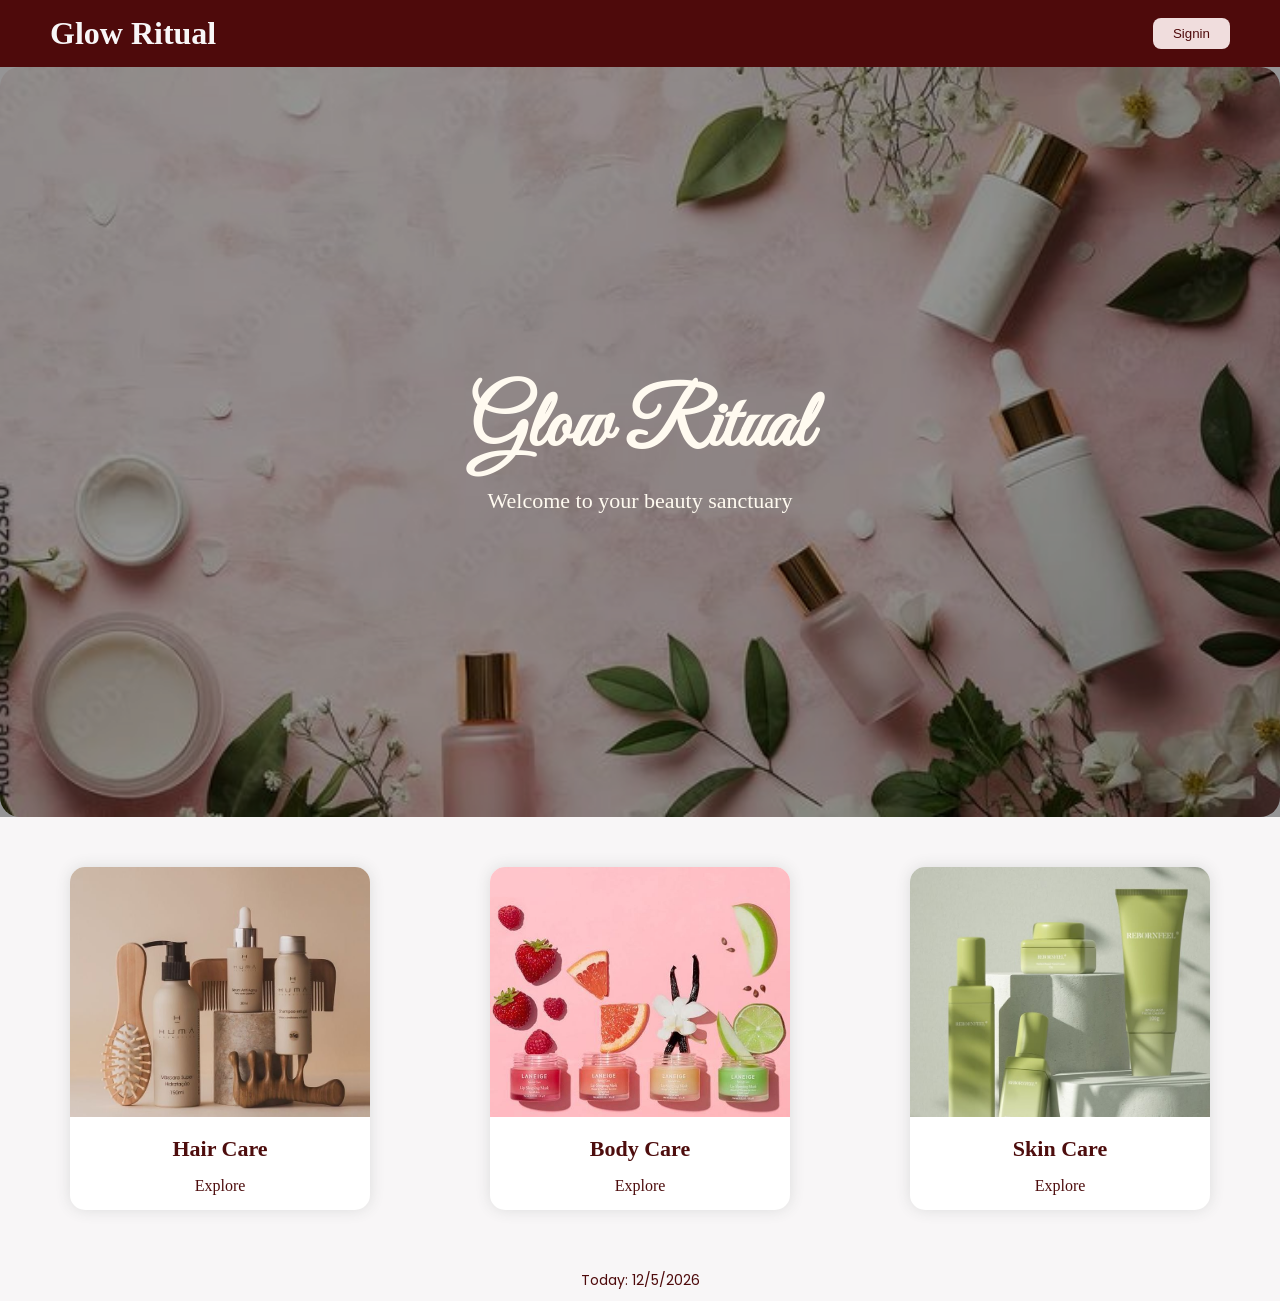
<file: index.html>
<!DOCTYPE html>
<html lang="en">
<head>
    <meta charset="UTF-8">
    <meta name="viewport" content="width=device-width, initial-scale=1.0">
    <title>Glow Ritual - Home</title>
    <!-- Google Fonts -->
    <link href="https://fonts.googleapis.com/css2?family=Great+Vibes&family=Poppins:wght@300;400;500&display=swap" rel="stylesheet">
    <style>
        body {
            margin: 0;
            font-family: "Dancing Script", cursive;
            background-color: #f8f6f7;
        }
        nav {
            background-color: #4E0A0B;
            color: white;
            padding: 15px 50px;
            display: flex;
            justify-content: space-between;
            align-items: center;
        }

        nav .logo {
            font-family: "Dancing Script", cursive;
        font-size: 32px;
        color: #f8f6f7;
        font-weight: bold;
            
        }

        nav .nav-right {
            display: flex;
            align-items: center;
        }

        

        /* Login Button */
        .signin-btn {
            padding: 8px 20px;
            background-color: #f0dddd;
            color: #4E0A0B;
            border: #4E0A0B;
            border-radius: 8px;
            cursor: pointer;
            font-weight: 500;
            transition: background-color 0.3s;
        }

        .signin-btn:hover {
            background-color: #440c0c;
            color: #FFFFFF;
        }

        /* Hero Section */
        .hero {
            height: 80vh;
            background-image: url("1.jpeg");
            background-size: cover;
            background-position: center;
            position: relative;
            display: flex;
            justify-content: center;
            align-items: center;
            flex-direction: column;
            text-align: center;
            color: #fffaf0; 
            padding-top: 30px;
            border-radius: 20px;
        }

        .hero::before {
            content: "";
            position: absolute;
            top: 0;
            left: 0;
            width: 100%;
            height: 100%;
            background-color: rgba(0, 0, 0, 0.4); 
            z-index: 0;
        }

        .hero h1, .hero p {
            position: relative;
            z-index: 1; 
        }

        .hero h1 {
            font-family: 'Great Vibes', cursive;
            font-size: 80px;
            margin: 0;
        }

        .hero p {
            font-size: 22px;
            margin-top: 10px;
        }

        /* Sections */
        .sections {
            display: flex;
            justify-content: space-around;
            flex-wrap: wrap;
            margin: 50px 20px;
            gap: 20px;
        }

        .section-card {
            width: 300px;
            border-radius: 15px;
            overflow: hidden;
            text-align: center;
            background-color: #fff;
            box-shadow: 0px 0px 15px #dcdcdc;
            transition: transform 0.3s;
        }

        .section-card:hover {
            transform: scale(1.05);
            box-shadow: 0 5px 15px rgb(78, 10, 11);
        }

        .section-card img {
            width: 100%;
            height: 250px;
            object-fit: cover;
        }

        .section-card h3 {
            margin: 15px 0;
            font-size: 22px;
            color: #4d0d0d;
        }

        .section-card a {
            display: inline-block;
            margin-bottom: 15px;
            text-decoration: none;
            color: #4d0d0d;
            font-weight: 500;
        }

        /* Responsive */
        @media (max-width: 1000px) {
            .sections {
                justify-content: center;
            }
        }

        @media (max-width: 650px) {
            .hero h1 {
                font-size: 50px;
            }

            .hero p {
                font-size: 18px;
            }

            .section-card {
                width: 90%;
            }
        }
    </style>
</head>
<body>
    <nav>
        <div class="logo" style="font-family: 'Dancing Script', cursive; font-size: 32px; color: #f8f6f7; ">Glow Ritual</div>
        <div class="nav-right">
            <button class="signin-btn" onclick="window.location.href='signin.html'">Signin</button>
            
        </div>
    </nav>

    
    <div class="hero">
        <h1>Glow Ritual</h1>
        <p>Welcome to your beauty sanctuary</p>
    </div>

    <div class="sections">
        <div class="section-card">
            <img src="2.jpeg" alt="Hair Care">
            <h3>Hair Care</h3>
            <a href="Hair.html">Explore</a>
        </div>
        <div class="section-card">
            <img src="3.jpeg" alt="Body Care">
            <h3>Body Care</h3>
            <a href="Body.html">Explore</a>
        </div>
        <div class="section-card">
            <img src="4.jpeg" alt="Skin Care">
            <h3>Skin Care</h3>
            <a href="Skin.html">Explore</a>
        </div>
    </div>
    <script>
        window.onload = function() {
            alert("Please login to continue!");
        }
        


    const simpleDate = new Date().toLocaleDateString();
    document.write(`
    <div style="
        text-align: center;
        padding: 10px;
        color: #4e0a0b;
        font-family: 'Poppins';
        font-size: 14px;
    ">
        Today: ${simpleDate}
    </div>
`);
    </script>
</body>
</html>
</file>
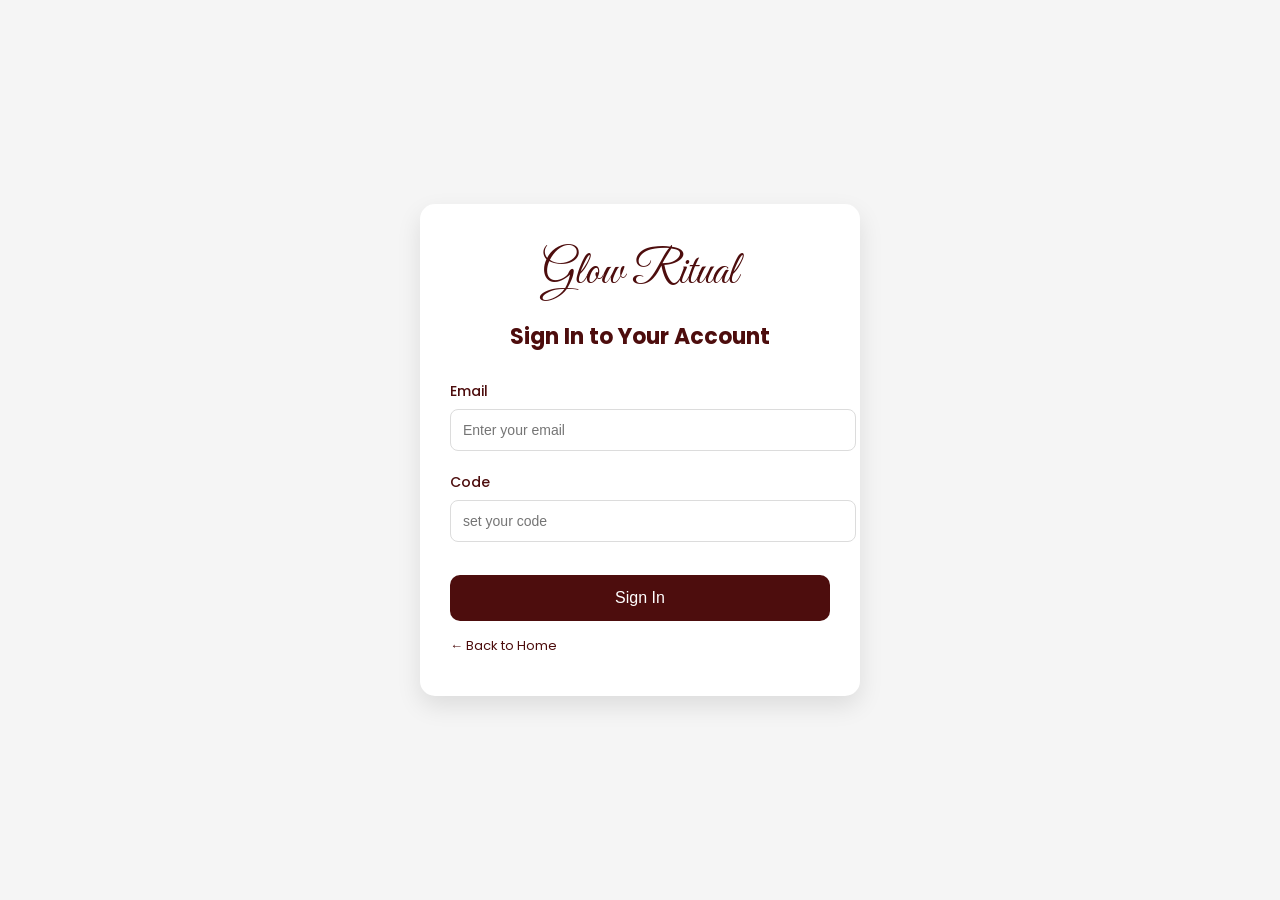
<file: code.html>
<!DOCTYPE html>
<html lang="en">
<head>
    <meta charset="UTF-8">
    <meta name="viewport" content="width=device-width, initial-scale=1.0">
    <title>Glow Ritual - Sign In</title>

    <link href="https://fonts.googleapis.com/css2?family=Great+Vibes&family=Poppins:wght@300;400;500&display=swap" rel="stylesheet">

    <style>
        body { margin:0; background-color:#f5f5f5; font-family:'Poppins', sans-serif; }
        .container { width:100%; height:100vh; display:flex; justify-content:center; align-items:center; }
        .signin-box { width:380px; padding:40px 30px; background:white; border-radius:15px; box-shadow:0 10px 25px rgba(0,0,0,0.1); text-align:center; }
        .logo { font-family:'Great Vibes', cursive; font-size:46px; color:#4d0d0d; margin-bottom:15px; }
        h2 { font-size:22px; margin-bottom:25px; color:#4d0d0d; }
        .input-group { text-align:left; margin-bottom:18px; }
        label { font-size:14px; color:#4d0d0d; font-weight:500; }
        input { width:100%; padding:12px; margin-top:6px; border-radius:8px; border:1px solid #dcdcdc; outline:none; font-size:14px; transition:border 0.3s; }
        input:focus { border-color:#4d0d0d; }
        .btn { width:100%; padding:14px; background-color:#4d0d0d; color:white; border:none; border-radius:10px; font-size:16px; margin-top:15px; cursor:pointer; transition:background-color 0.3s, transform 0.2s; }
        .btn:hover { background-color:#7a1a1a; transform:translateY(-2px); }
        .help-links { margin-top:15px; display:flex; justify-content:space-between; font-size:13px; }
        .help-links a { color:#4d0d0d; text-decoration:none; }
        .help-links a:hover { text-decoration:underline; }
        @media(max-width:450px) { .signin-box { width:90%; padding:30px 20px; } }
    </style>
</head>

<body>

    <div class="container">
        <div class="signin-box">
            <div class="logo">Glow Ritual</div>
            <h2>Sign In to Your Account</h2>

            <form onsubmit="signIn(event)">
                <div class="input-group">
                    <label>Email</label>
                    <input type="email" placeholder="Enter your email" required>
                </div>

                <div class="input-group">
                    <label>Code</label>
                    <input type="password" placeholder="set your code" required>
                </div>

                <button type="submit" class="btn">Sign In</button>
            </form>

            <div class="help-links">
                <a href="index.html">← Back to Home</a>
            </div>
        </div>
    </div>

    <script>

        function signIn(event) {
            event.preventDefault();
            alert("Sign In Successful!");
            window.location.href = "web.html"; 
        }
    </script>

</body>
</html>
</file>
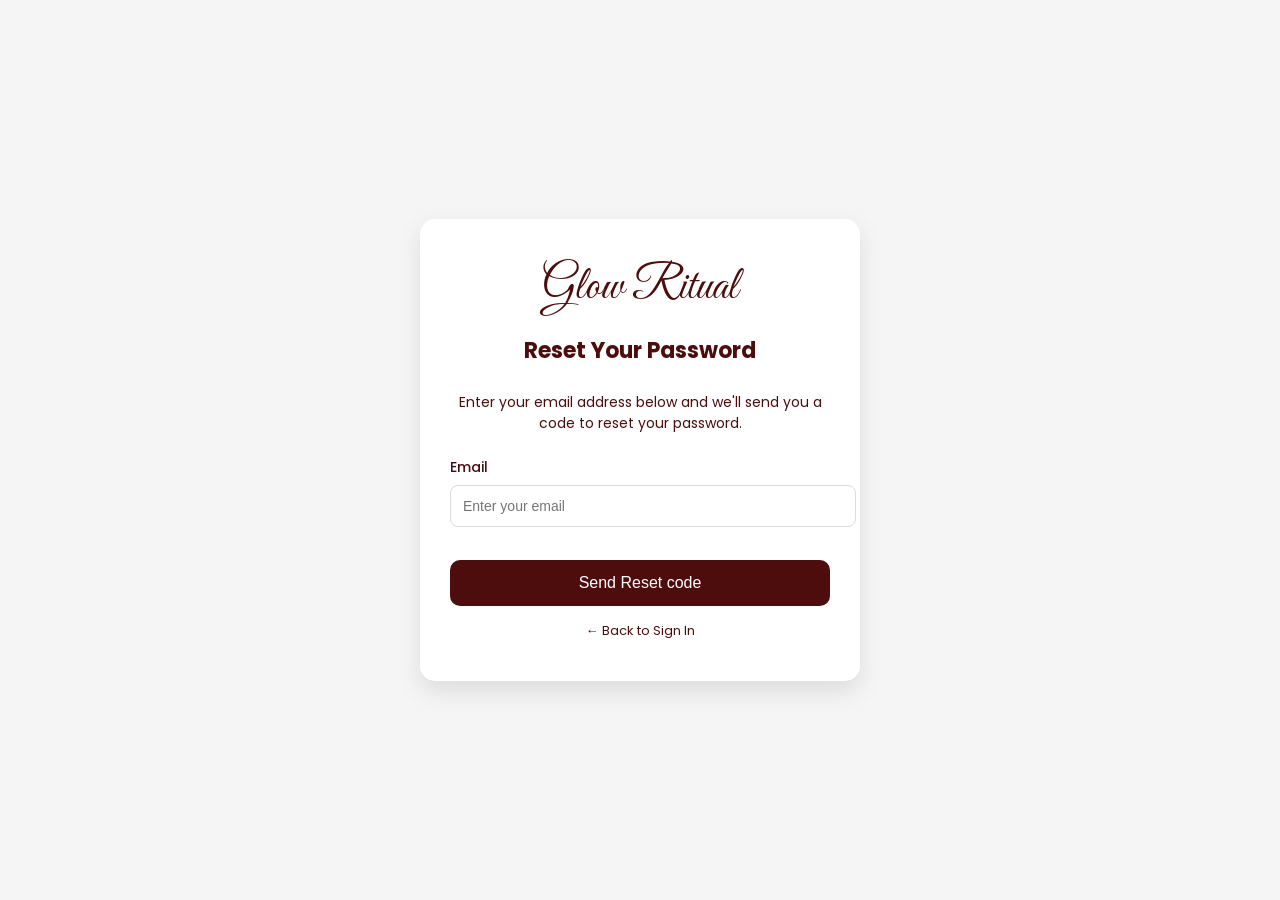
<file: forgot password.html>
<!DOCTYPE html>
<html lang="en">
<head>
    <meta charset="UTF-8">
    <meta name="viewport" content="width=device-width, initial-scale=1.0">
    <title>Glow Ritual - Reset Password</title>

    <!-- Google Fonts -->
    <link href="https://fonts.googleapis.com/css2?family=Great+Vibes&family=Poppins:wght@300;400;500&display=swap" rel="stylesheet">

    <style>
        body {
            margin: 0;
            background-color: #f5f5f5;
            font-family: 'Poppins', sans-serif;
        }

        .container {
            width: 100%;
            height: 100vh;
            display: flex;
            justify-content: center;
            align-items: center;
        }

        .reset-box {
            width: 380px;
            padding: 40px 30px;
            background: white;
            border-radius: 15px;
            box-shadow: 0 10px 25px rgba(0,0,0,0.1);
            text-align: center;
        }

        .logo {
            font-family: 'Great Vibes', cursive;
            font-size: 46px;
            color: #4d0d0d;
            margin-bottom: 15px;
        }

        h2 {
            font-size: 22px;
            margin-bottom: 25px;
            color: #4d0d0d;
        }

        p {
            font-size: 14px;
            color: #4d0d0d;
            margin-bottom: 20px;
        }

        .input-group {
            text-align: left;
            margin-bottom: 18px;
        }

        label {
            font-size: 14px;
            color: #4d0d0d;
            font-weight: 500;
        }

        input {
            width: 100%;
            padding: 12px;
            margin-top: 6px;
            border-radius: 8px;
            border: 1px solid #dcdcdc;
            outline: none;
            font-size: 14px;
            transition: border 0.3s;
        }

        input:focus {
            border-color: #4d0d0d;
        }

        .btn {
            width: 100%;
            padding: 14px;
            background-color: #4d0d0d;
            color: white;
            border: none;
            border-radius: 10px;
            font-size: 16px;
            margin-top: 15px;
            cursor: pointer;
            transition: background-color 0.3s, transform 0.2s;
        }

        .btn:hover {
            background-color: #7a1a1a;
            transform: translateY(-2px);
        }

        .help-links {
            margin-top: 15px;
            display: flex;
            justify-content: center;
            font-size: 13px;
        }

        .help-links a {
            color: #4d0d0d;
            text-decoration: none;
        }

        .help-links a:hover {
            text-decoration: underline;
        }

        @media (max-width: 450px) {
            .reset-box {
                width: 90%;
                padding: 30px 20px;
            }
        }
    </style>
</head>

<body>

    <div class="container">
        <div class="reset-box">
            <div class="logo">Glow Ritual</div>
            <h2>Reset Your Password</h2>
            <p>Enter your email address below and we'll send you a code to reset your password.</p>

            <form id="resetForm">
                <div class="input-group">
                    <label>Email</label>
                    <input type="email" placeholder="Enter your email" required>
                </div>

                <button type="submit" class="btn">Send Reset code</button>
            </form>

            <div class="help-links">
                <a href="signin.html">← Back to Sign In</a>
            </div>
        </div>
    </div>

    <script>
        document.getElementById("resetForm").addEventListener("submit", function(event){
            event.preventDefault();
            alert("If this email exists in our system, a password reset code has been sent!");
            window.location.href = "code.html";
        });
    </script>

</body>
</html>
</file>
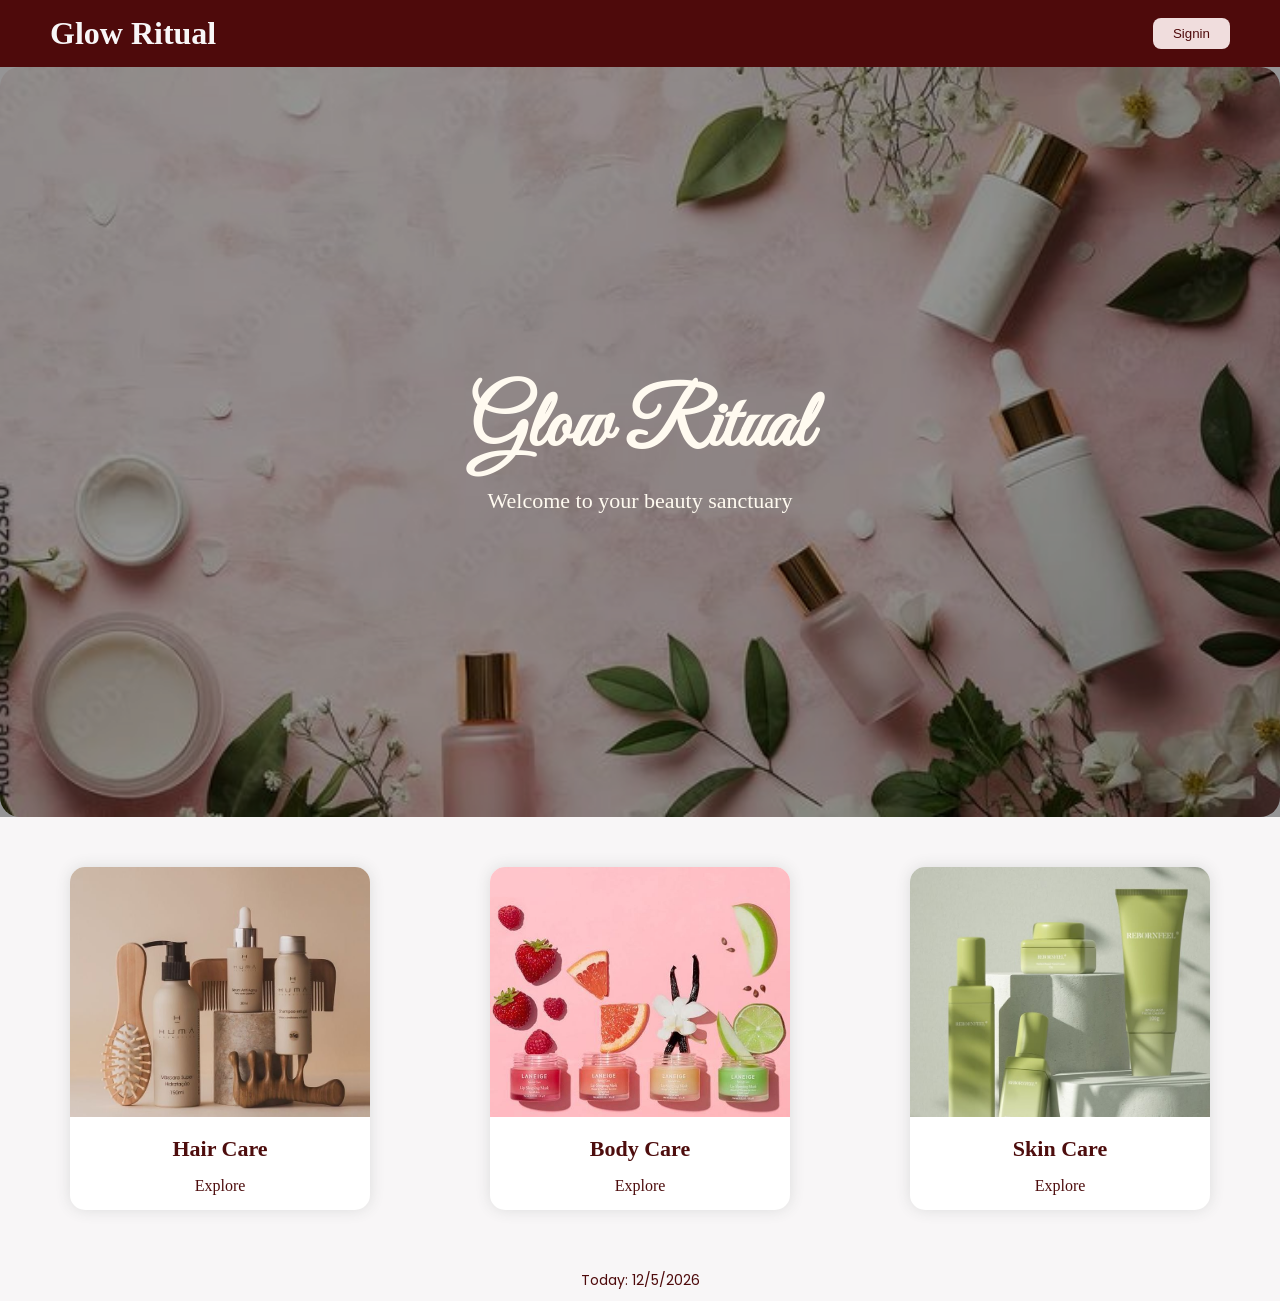
<file: Home.html>
<!DOCTYPE html>
<html lang="en">
<head>
    <meta charset="UTF-8">
    <meta name="viewport" content="width=device-width, initial-scale=1.0">
    <title>Glow Ritual - Home</title>
    <!-- Google Fonts -->
    <link href="https://fonts.googleapis.com/css2?family=Great+Vibes&family=Poppins:wght@300;400;500&display=swap" rel="stylesheet">
    <style>
        body {
            margin: 0;
            font-family: "Dancing Script", cursive;
            background-color: #f8f6f7;
        }
        nav {
            background-color: #4E0A0B;
            color: white;
            padding: 15px 50px;
            display: flex;
            justify-content: space-between;
            align-items: center;
        }

        nav .logo {
            font-family: "Dancing Script", cursive;
        font-size: 32px;
        color: #f8f6f7;
        font-weight: bold;
            
        }

        nav .nav-right {
            display: flex;
            align-items: center;
        }

        

        /* Login Button */
        .signin-btn {
            padding: 8px 20px;
            background-color: #f0dddd;
            color: #4E0A0B;
            border: #4E0A0B;
            border-radius: 8px;
            cursor: pointer;
            font-weight: 500;
            transition: background-color 0.3s;
        }

        .signin-btn:hover {
            background-color: #440c0c;
            color: #FFFFFF;
        }

        /* Hero Section */
        .hero {
            height: 80vh;
            background-image: url("1.jpeg");
            background-size: cover;
            background-position: center;
            position: relative;
            display: flex;
            justify-content: center;
            align-items: center;
            flex-direction: column;
            text-align: center;
            color: #fffaf0; 
            padding-top: 30px;
            border-radius: 20px;
        }

        .hero::before {
            content: "";
            position: absolute;
            top: 0;
            left: 0;
            width: 100%;
            height: 100%;
            background-color: rgba(0, 0, 0, 0.4); 
            z-index: 0;
        }

        .hero h1, .hero p {
            position: relative;
            z-index: 1; 
        }

        .hero h1 {
            font-family: 'Great Vibes', cursive;
            font-size: 80px;
            margin: 0;
        }

        .hero p {
            font-size: 22px;
            margin-top: 10px;
        }

        /* Sections */
        .sections {
            display: flex;
            justify-content: space-around;
            flex-wrap: wrap;
            margin: 50px 20px;
            gap: 20px;
        }

        .section-card {
            width: 300px;
            border-radius: 15px;
            overflow: hidden;
            text-align: center;
            background-color: #fff;
            box-shadow: 0px 0px 15px #dcdcdc;
            transition: transform 0.3s;
        }

        .section-card:hover {
            transform: scale(1.05);
            box-shadow: 0 5px 15px rgb(78, 10, 11);
        }

        .section-card img {
            width: 100%;
            height: 250px;
            object-fit: cover;
        }

        .section-card h3 {
            margin: 15px 0;
            font-size: 22px;
            color: #4d0d0d;
        }

        .section-card a {
            display: inline-block;
            margin-bottom: 15px;
            text-decoration: none;
            color: #4d0d0d;
            font-weight: 500;
        }

        /* Responsive */
        @media (max-width: 1000px) {
            .sections {
                justify-content: center;
            }
        }

        @media (max-width: 650px) {
            .hero h1 {
                font-size: 50px;
            }

            .hero p {
                font-size: 18px;
            }

            .section-card {
                width: 90%;
            }
        }
    </style>
</head>
<body>
    <nav>
        <div class="logo" style="font-family: 'Dancing Script', cursive; font-size: 32px; color: #f8f6f7; ">Glow Ritual</div>
        <div class="nav-right">
            <button class="signin-btn" onclick="window.location.href='signin.html'">Signin</button>
            
        </div>
    </nav>

    
    <div class="hero">
        <h1>Glow Ritual</h1>
        <p>Welcome to your beauty sanctuary</p>
    </div>

    <div class="sections">
        <div class="section-card">
            <img src="2.jpeg" alt="Hair Care">
            <h3>Hair Care</h3>
            <a href="Hair.html">Explore</a>
        </div>
        <div class="section-card">
            <img src="3.jpeg" alt="Body Care">
            <h3>Body Care</h3>
            <a href="Body.html">Explore</a>
        </div>
        <div class="section-card">
            <img src="4.jpeg" alt="Skin Care">
            <h3>Skin Care</h3>
            <a href="Skin.html">Explore</a>
        </div>
    </div>
    <script>
        window.onload = function() {
            alert("Please login to continue!");
        }
        


    const simpleDate = new Date().toLocaleDateString();
    document.write(`
    <div style="
        text-align: center;
        padding: 10px;
        color: #4e0a0b;
        font-family: 'Poppins';
        font-size: 14px;
    ">
        Today: ${simpleDate}
    </div>
`);
    </script>
</body>
</html>
</file>
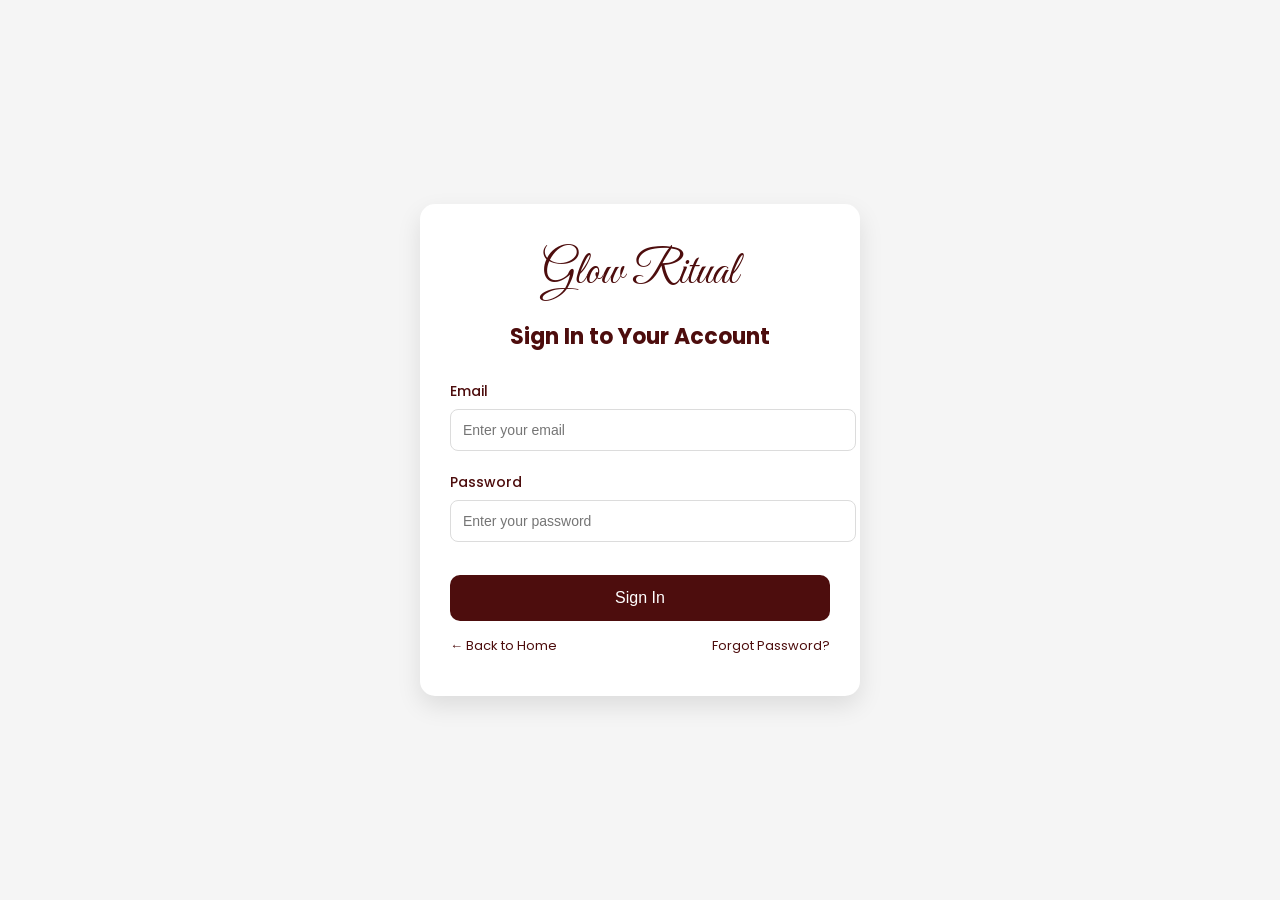
<file: signin.html>
<!DOCTYPE html>
<html lang="en">
<head>
    <meta charset="UTF-8">
    <meta name="viewport" content="width=device-width, initial-scale=1.0">
    <title>Glow Ritual - Sign In</title>

    <link href="https://fonts.googleapis.com/css2?family=Great+Vibes&family=Poppins:wght@300;400;500&display=swap" rel="stylesheet">

    <style>
        body { margin:0; background-color:#f5f5f5; font-family:'Poppins', sans-serif; }
        .container { width:100%; height:100vh; display:flex; justify-content:center; align-items:center; }
        .signin-box { width:380px; padding:40px 30px; background:white; border-radius:15px; box-shadow:0 10px 25px rgba(0,0,0,0.1); text-align:center; }
        .logo { font-family:'Great Vibes', cursive; font-size:46px; color:#4d0d0d; margin-bottom:15px; }
        h2 { font-size:22px; margin-bottom:25px; color:#4d0d0d; }
        .input-group { text-align:left; margin-bottom:18px; }
        label { font-size:14px; color:#4d0d0d; font-weight:500; }
        input { width:100%; padding:12px; margin-top:6px; border-radius:8px; border:1px solid #dcdcdc; outline:none; font-size:14px; transition:border 0.3s; }
        input:focus { border-color:#4d0d0d; }
        .btn { width:100%; padding:14px; background-color:#4d0d0d; color:white; border:none; border-radius:10px; font-size:16px; margin-top:15px; cursor:pointer; transition:background-color 0.3s, transform 0.2s; }
        .btn:hover { background-color:#7a1a1a; transform:translateY(-2px); }
        .help-links { margin-top:15px; display:flex; justify-content:space-between; font-size:13px; }
        .help-links a { color:#4d0d0d; text-decoration:none; }
        .help-links a:hover { text-decoration:underline; }
        @media(max-width:450px) { .signin-box { width:90%; padding:30px 20px; } }
    </style>
</head>

<body>

    <div class="container">
        <div class="signin-box">
            <div class="logo">Glow Ritual</div>
            <h2>Sign In to Your Account</h2>

            <form onsubmit="signIn(event)">
                <div class="input-group">
                    <label>Email</label>
                    <input type="email" placeholder="Enter your email" required>
                </div>

                <div class="input-group">
                    <label>Password</label>
                    <input type="password" placeholder="Enter your password" required>
                </div>

                <button type="submit" class="btn">Sign In</button>
            </form>

            <div class="help-links">
                <a href="index.html">← Back to Home</a>
                <a href="forgot password.html">Forgot Password?</a>
            </div>
        </div>
    </div>

    <script>

        function signIn(event) {
            event.preventDefault();
            alert("Sign In Successful!");
            window.location.href = "Home.html"; 
        }
    </script>

</body>
</html>
</file>
